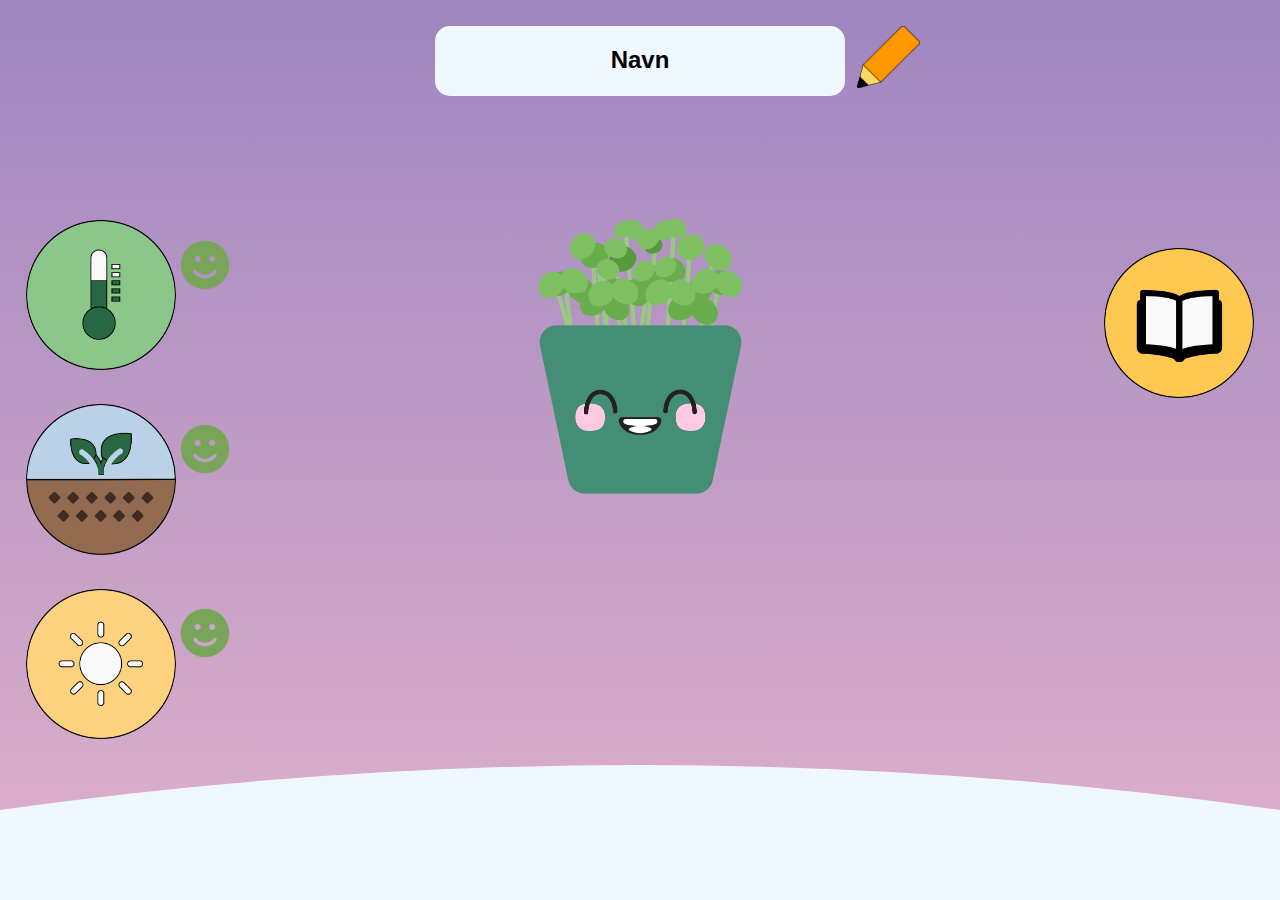
<file: TestWebApl/index.html>
<!DOCTYPE html>
<html lang="en">
<head>
    <meta charset="UTF-8">
    <meta name="viewport" content="width=device-width, initial-scale=1.0">
    <title>FrontPage</title>
    <link rel="stylesheet"  href="style.css">
    <script src="script.js" defer></script>
</head>
<body>
    <main>
        <div class="Offal">
            <div class="ToppStuff">
                <div><!--empty--></div>
                <div class="PlantNameType">
                    <div class="PlantName">
                        <h2 id="plantName">Navn</h2>
                        <input type="text" id="nameInput" class="hidden" placeholder="Enter plant name">
                    </div>               
                </div>
                <div><div class="EditPen"> 
                    <a href="javascript:void(0)">
                        <img class="pen" id="editPen" src="SVG/PNG_Icons/Pen_Icon.png" alt="Edit">
                    </a>
                </div> </div>
            </div>

            <div class="MiddleStuff">
                <div class="IconConditions">
                    <div class="IconTemp">
                        <a href="temp.html">
                            <img class="SVGiconsMain" id="temperatureIcon" src="SVG/PNG_Icons/Norm_TempIcon.png">

                        </a>
                        <img class="emoji" src="SVG/PNG_Icons/Happy.png">
                    </div>
                    <div class="IconHum">
                        <a href="hum.html">
                            <img class="SVGiconsMain" id="humIcon" src="SVG/PNG_Icons//Hum_NormIcon.png">
                        </a>
                        <img class="emoji" src="SVG/PNG_Icons/Happy.png">
                    </div>
                    <div class="IconSun">
                        <a href="sun.html">
                            <img class="SVGiconsMain" id="sunIcon"src="SVG/PNG_Icons/On_SunIcon.png">
                        </a>
                        <img class="emoji" src="SVG/PNG_Icons/Happy.png">
                    </div>
                </div>
                <div class="CenterPlant">
                    <img class="CenterPlantSVG" src="SVG/PNG_Icons/Happy_Plant.png">
                </div>
                <div class="InfoButtonBox">
                    <div class="InfoButton">
                        <a href="about.html"><img class="SVGiconsMain" src="SVG/PNG_Icons/Book_Icon.png"></a>
                    </div>
                </div>
            </div>
        </div>
    </main>
    <div class="wavy-line">
        <svg xmlns="http://www.w3.org/2000/svg" width="100%" height="100%" viewBox="0 0 100 20" preserveAspectRatio="none">
            <path class="path" d="M0 10 Q 50 0, 100 10 V 20 H 0 Z" fill="#f0f8ff"/>
        </svg>
    </div>
</body>
</html>
</file>
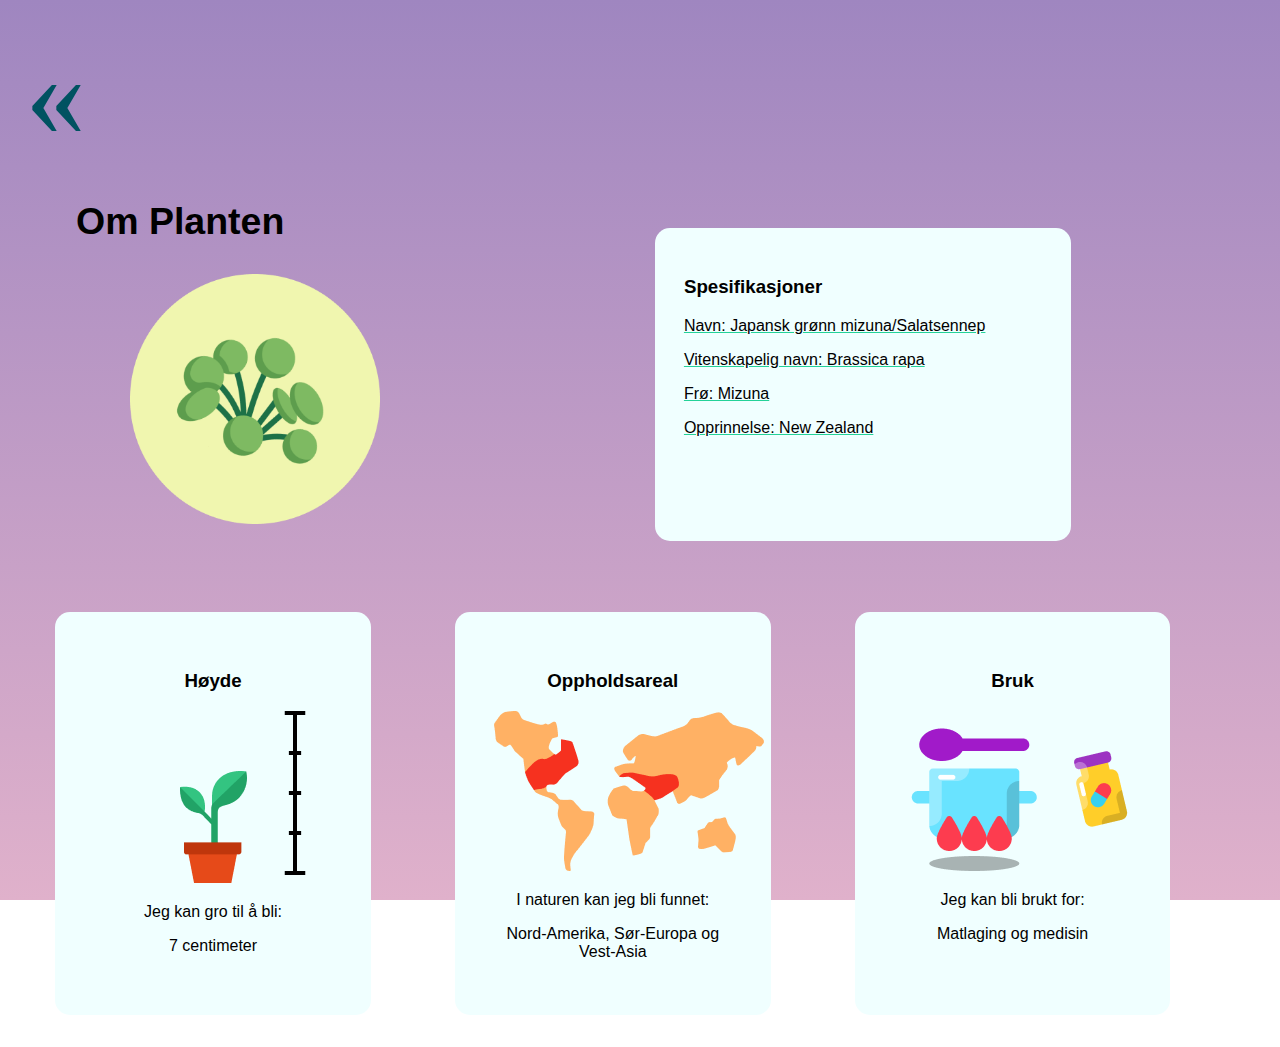
<file: TestWebApl/about.html>
<!DOCTYPE html>
<html lang="en">
<head>
    <meta charset="UTF-8">
    <meta name="viewport" content="width=device-width, initial-scale=1.0">
    <title>AboutPage</title>
    <link rel="stylesheet"  href="style.css">
    <script src="script.js" defer></script>
</head>
<body>
    <div class="BackGr">
        <div class="Offal">
            <header id="header">
                <div class="Back"><a href="index.html">«</a> </div>
        </header>
            <div class="aboutMain">
                <div class="PlantsSpfs">
                    <div class="Plants">
                        <h2>Om Planten</h2>
                        <div class="IconPlant"><img class="plantPicture" src="SVG/PNG_Icons/SalatSennep_Icon.png"></div>
                    </div>

                    <div class="InfoText">
                        <div class="InfoTextChanges">
                            <h3>Spesifikasjoner</h3>
                            <p>Navn: Japansk grønn mizuna/Salatsennep</p>
                            <p>Vitenskapelig navn: Brassica rapa</p>
                            <p>Frø: Mizuna</p>
                            <p>Opprinnelse: New Zealand</p>
                            <!--<p>Høstetid: 8-12 dager</p>-->
                        </div>
                    </div>
                </div>

                <div class="PlantFacts">
                    <div class="PlantHeight">
                        <h3>Høyde</h3>
                        <div class="PlantHeightPic">
                            <img class="SVGabout" id="SVGhyde" src="SVG/PNG_Icons/Hyde_Icon.png" >
                        </div>
                        <p>Jeg kan gro til å bli:</p>
                        <p>7 centimeter</p>
                    </div>
                    <div class="PlantLiArea">
                        <h3>Oppholdsareal</h3>
                        <div class="PlantLiAreaPic">
                            <img class="SVGabout" src="SVG/PNG_Icons/WorldMap_Icon.png">
                        </div>
                        <p>I naturen kan jeg bli funnet:</p>
                        <p>Nord-Amerika, Sør-Europa og Vest-Asia</p>
                    </div>
                    <div class="PlantUse">
                        <h3>Bruk</h3>
                        <div class="PlantUsePic">
                            <img  class="SVGabout" src="SVG/PNG_Icons/CookingMed_icon.png">
                        </div>
                        <p>Jeg kan bli brukt for:</p>
                        <p>Matlaging og medisin</p>
                    </div>
                </div>
            </div>
        </div>
    </div>
</body>
</html>
</file>
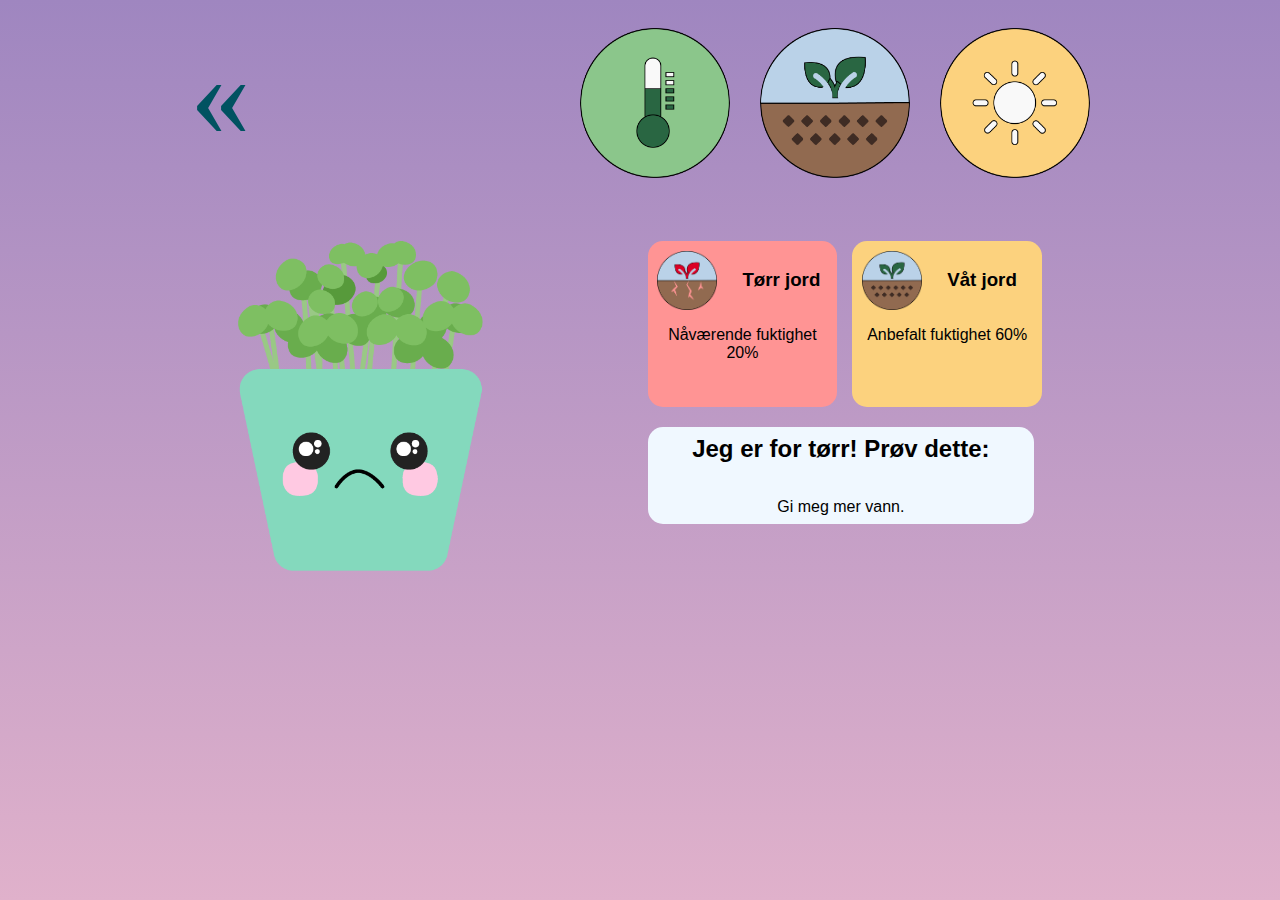
<file: TestWebApl/hum.html>
<!DOCTYPE html>
<html lang="en">
<head>
    <meta charset="UTF-8">
    <meta name="viewport" content="width=device-width, initial-scale=1.0">
    <title>Humidity</title>
    <link rel="stylesheet"  href="style.css">
    <script src="script.js" defer></script>
</head>
<body>
    <main>
        <div class="Offal">
            <div class="navigation">
                <div><!--empty--></div>
                <div> <div class="Back"><a href="index.html">«</a> </div></div>
                <div class="DiffIconConStyle">
                    <div class="IconConditions">
                        <div><!--empty--></div>
                        <div><!--empty--></div>
                        <div class="IconTemp">
                            <a href="temp.html"> <img class="SVGiconsMain" id="temperatureIcon" src="SVG/PNG_Icons/Norm_TempIcon.png"></a>
                        </div>
                        <div class="IconHum">
                            <a href="hum.html"> <img class="SVGiconsMain" id="humIcon" src="SVG/PNG_Icons//Hum_NormIcon.png"></a>
                        </div>
                        <div class="IconSun">
                            <a href="sun.html"><img class="SVGiconsMain" id="sunIcon"src="SVG/PNG_Icons/On_SunIcon.png"></a>
                        </div>
                    
                    </div>
                </div>
            </div>
            <div class="MiddlePlacement">
                <div><!--empty--></div>
                <div class="LeftPlant">
                    <img class="LeftPlantSVG" src="SVG/PNG_Icons/Sad_Plant.png">
                </div>
                <div class="TempOuterBox">
                    <div class="TempsCurRec">
                        <div class="CurrentTemp">
                            <div class="StatsStyle">
                                <img class="CurRecHum" src="SVG/PNG_Icons/Hum_DryIcon.png">
                                <h3>Tørr jord</h3>
                            </div>
                            <p>Nåværende fuktighet 20%</p>
                        </div>
                        <div class="RecomendedTemp">
                            <div class="StatsStyle">
                                <img class="CurRecHum" src="SVG/PNG_Icons/Hum_NormIcon.png">
                                <h3>Våt jord</h3>
                            </div>
                            <p>Anbefalt fuktighet 60%</p>
                        </div>
                    </div>
                    <div class="Suggestions">
                        <h2>Jeg er for tørr! Prøv dette:</h2>
                        <p>Gi meg mer vann.</p>
                    </div>
                </div>
                <div><!--empty--></div>
            </div>
        </div>
    </main>
</body>
</html>
</file>
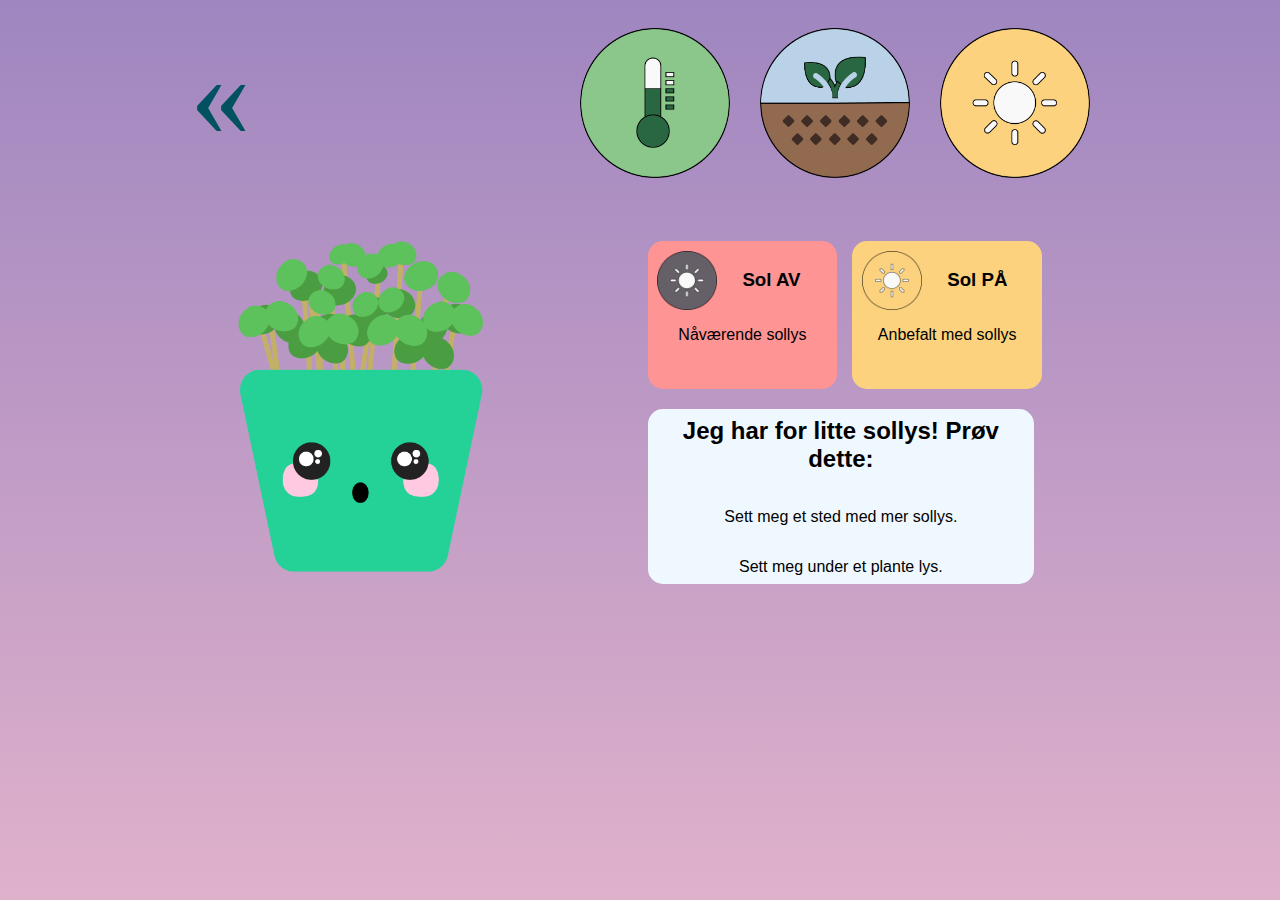
<file: TestWebApl/sun.html>
<!DOCTYPE html>
<html lang="en">
<head>
    <meta charset="UTF-8">
    <meta name="viewport" content="width=device-width, initial-scale=1.0">
    <title>Light</title>
    <link rel="stylesheet"  href="style.css">
    <script src="script.js" defer></script>
</head>
<body>
    <main>
        <div class="Offal">
            <div class="navigation">
                <div><!--empty--></div>
                <div> <div class="Back"><a href="index.html">«</a> </div></div>
                <div class="DiffIconConStyle">
                    <div class="IconConditions">
                        <div><!--empty--></div>
                        <div><!--empty--></div>
                        <div class="IconTemp">
                            <a href="temp.html"> <img class="SVGiconsMain" id="temperatureIcon" src="SVG/PNG_Icons/Norm_TempIcon.png"></a>
                        </div>
                        <div class="IconHum">
                            <a href="hum.html"> <img class="SVGiconsMain" id="humIcon" src="SVG/PNG_Icons//Hum_NormIcon.png"></a>
                        </div>
                        <div class="IconSun">
                            <a href="sun.html"><img class="SVGiconsMain" id="sunIcon"src="SVG/PNG_Icons/On_SunIcon.png"></a>
                        </div>
                    
                    </div>
                </div>
            </div>
            <div class="MiddlePlacement">
                <div><!--empty--></div>
                <div class="LeftPlant">
                    <img class="LeftPlantSVG" src="SVG/PNG_Icons/Green_Plant.png">
                </div>
                <div class="TempOuterBox">
                    <div class="TempsCurRec">
                        <div class="CurrentTemp">
                            <div class="StatsStyle">
                                <img class="CurRecHum" src="SVG/PNG_Icons/Off_SunIcon.png">
                                <h3>Sol AV</h3>
                            </div>
                            <p>Nåværende sollys</p>
                        </div>
                        <div class="RecomendedTemp">
                            <div class="StatsStyle">
                                <img class="CurRecHum" src="SVG/PNG_Icons/On_SunIcon.png">
                                <h3>Sol PÅ</h3>
                            </div>
                            <p>Anbefalt med sollys</p>
                        </div>
                    </div>
                    <div class="Suggestions">
                        <h2>Jeg har for litte sollys! Prøv dette:</h2>
                        <p>Sett meg et sted med mer sollys.</p>
                        <P>Sett meg under et plante lys.</P>
                    </div>
                </div>
                <div><!--empty--></div>
            </div>
        </div>
    </main>
    
</body>
</html>
</file>
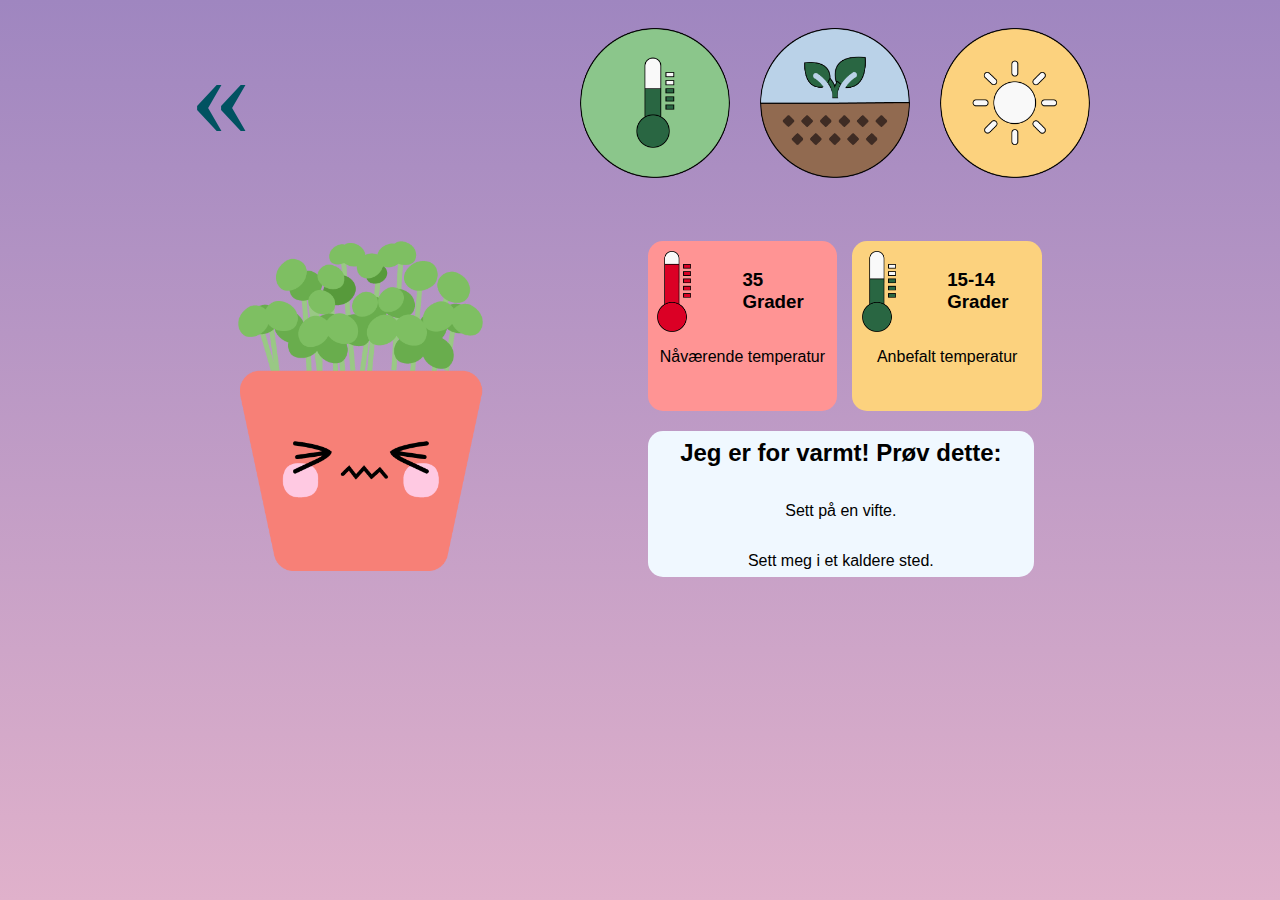
<file: TestWebApl/temp.html>
<!DOCTYPE html>
<html lang="en">
<head>
    <meta charset="UTF-8">
    <meta name="viewport" content="width=device-width, initial-scale=1.0">
    <title>Temperature</title>
    <link rel="stylesheet"  href="style.css">
    <script src="script.js" defer></script>
</head>
<body>
    <main>
        <div class="Offal">
            <div class="navigation">
                <div><!--empty--></div>
                <div> <div class="Back"><a href="index.html">«</a> </div></div>
                <div class="DiffIconConStyle">
                    <div class="IconConditions">
                        <div><!--empty--></div>
                        <div><!--empty--></div>
                        <div class="IconTemp">
                            <a href="temp.html"> <img class="SVGiconsMain" id="temperatureIcon" src="SVG/PNG_Icons/Norm_TempIcon.png"></a>
                        </div>
                        <div class="IconHum">
                            <a href="hum.html"> <img class="SVGiconsMain" id="humIcon" src="SVG/PNG_Icons//Hum_NormIcon.png"></a>
                        </div>
                        <div class="IconSun">
                            <a href="sun.html"><img class="SVGiconsMain" id="sunIcon"src="SVG/PNG_Icons/On_SunIcon.png"></a>
                        </div>
                    
                    </div>
                </div>
            </div>
            <div class="MiddlePlacement">
                <div><!--empty--></div>
                <div class="LeftPlant">
                    <img class="LeftPlantSVG" src="SVG/PNG_Icons/Red_Plant.png">
                </div>
                <div class="TempOuterBox">
                    <div class="TempsCurRec">
                        <div class="CurrentTemp">
                            <div class="StatsStyle">
                                <img class="CurRecRed" src="SVG/PNG_Icons/Hot_TempIcon_NoBack.png">
                                <h3>35 Grader</h3>
                            </div>
                            <p>Nåværende temperatur</p>
                        </div>
                        <div class="RecomendedTemp">
                            <div class="StatsStyle">
                                <img class="CurRecGreen" src="SVG/PNG_Icons/Norm_TempIcon_NoBack.png">
                                <h3>15-14 Grader</h3>
                            </div>
                            <p>Anbefalt temperatur</p>
                        </div>
                    </div>
                    <div class="Suggestions">
                        <h2>Jeg er for varmt! Prøv dette:</h2>
                        <p>Sett på en vifte.</p>
                        <p>Sett meg i et kaldere sted.</p>
                    </div>
                </div>
                <div><!--empty--></div>
            </div>
        </div>
    </main>
</body>
</html>
</file>
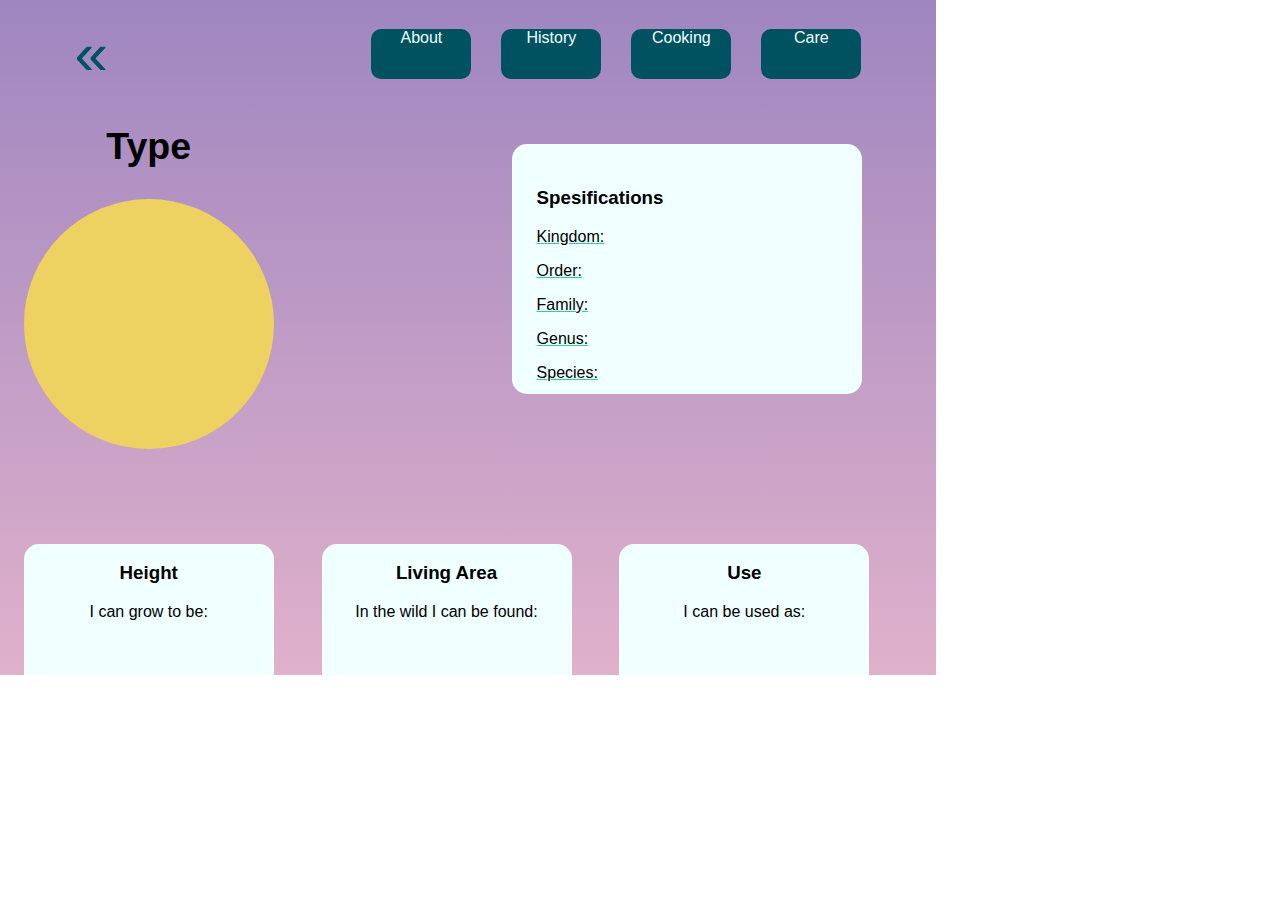
<file: IDG3006_Team7/TestWebApl/about.html>
<!DOCTYPE html>
<html lang="en">
<head>
    <meta charset="UTF-8">
    <meta name="viewport" content="width=device-width, initial-scale=1.0">
    <title>AboutPage</title>
    <link rel="stylesheet"  href="style.css">
</head>
<body>
    <div class="BackGr">
        <div class="Offal">
            <header id="header">
                <nav>
                    <div class="Back"><a href="index.html">«</a> </div>
                    <div class="About"><a href="">About</a></div>
                    <div class="History"><a href="">History</a></div>
                    <div class="Cooking"><a href="">Cooking</a></div>
                    <div class="Care"><a href="">Care</a></div>
                </nav>
            </header>

            <div class="PlantsSpfs">
                <div class="Plants">
                    <h2>Type</h2>
                    <div class="IconPlant"></div>
                </div>

                <div class="InfoText">
                    <div class="InfoTextChanges">
                        <h3>Spesifications</h3>
                        <p>Kingdom: </p>
                        <p>Order: </p>
                        <p>Family: </p>
                        <p>Genus: </p>
                        <p>Species: </p>
                    </div>
                </div>
            </div>

            <div class="PlantFacts">
                <div class="PlantHeight">
                    <h3>Height</h3>
                    <div class="PlantHeightPic"></div>
                    <p>I can grow to be:</p>
                </div>
                <div class="PlantLiArea">
                    <h3>Living Area</h3>
                    <div class="PlantLiAreaPic"></div>
                    <p>In the wild I can be found:</p>
                </div>
                <div class="PlantUse">
                    <h3>Use</h3>
                    <div class="PlantUsePic"></div>
                    <p>I can be used as:</p>
                </div>
            </div>

        </div>
    </div>
</body>
</html>
</file>
<file: TestWebApl/style.css>
:root{
    --ButtonCol: #005261;
    --HovActCol: #038096;
}
body{
    margin: 0; 
    height: 100vh; /* Full screen height */
    width: 100vw; /* Full screen width */
    background-image: linear-gradient(#9f86c0, #e0b1cb);
    background-size: cover; /* Ensures background covers entire viewport */
    background-repeat: no-repeat; /* Prevents tiling */
    background-attachment: fixed; /* Keeps background fixed when scrolling */
    display: flex; /* Flexbox to center content */
    flex-direction: column; /* Ensure vertical stacking of content */
    justify-content: space-between; 
}
main{
    margin: 0; 
    height: 100vh; /* Full screen height */
    width: 100vw;
    overflow: hidden;
}
/*
.SVGabout{
    margin-left:20%;
}
*/
#SVGhyde{
    margin-left:35%;
}
/* Innmat, clumzy code ik, men ellers var alt clused til toppen*/
/*i laugh at offal*/ 
.Offal{
    margin: 2%;
}

h1, h2, h3, p{
    font-family: Arial, Helvetica, sans-serif;
}

h1, h2, h3{
    font-weight: bolder;
}

.wavy-line {
    position: absolute;
    bottom: 0; /* Stick to the bottom */
    width: 100%; /* Stretch across the width of the viewport */
}
.wavy-line svg {
    display: block;
}

.hidden {
    width: 100%; /* Full width of viewport */
    height: auto; /* Maintain aspect ratio of the SVG */
    position: relative;
    bottom: 0; /* Stick to the bottom of the page */
    z-index: 10; /* Stretch across the width of the viewport */
  }
.wavy-line svg {
    display: block;
    width: 100%; /* Stretch the SVG to match viewport width */
    height: 20vh; /* Adjust height proportionally */
    display: block;
  }
  .hidden {
    display: none;
}

/* Optional styling for the input field */
#nameInput {
    width: 100%;
    font-size: 1.2rem;
    text-align: center;
    border: 1px solid #ccc;
    border-radius: 5px;
    padding: 5px;
}

/* called the top with names and edit button for Top stuff cause it's not a nav bar, no creativety ik*/
.ToppStuff{
    display: grid;
    grid-template-columns: 1fr 1fr 1fr;
    margin-bottom: 10%;;
}
.PlantNameType{
    width: 100%;
    height: 100%;
    border-radius: 15px;
    background-color: aliceblue;
}

.PlantNameType h2, p{
    text-align: center;
}

.PlantName{
    padding-left: 20%;
    padding-right: 20%;
    height: 100%;
}
.EditPen{
    margin-left: 2%;
    padding-left: 1%;
    height: 100%;
}

.EditPen a:link, a:visited {
    display: inline-block;
    height: 70px;
    width: 70px;
}

.EditPen a:hover, a:active {
    transform: scale(1.5);
    transition: transform .2s;
}

.PlussIcon a:link, a:visited {
    display: inline-block;
    height: 55px;
    width: 55px;
}

.PlussIcon a:hover, a:active {
    transform: scale(1.2);
    transition: transform .2s;
}

/* Just commneted out the switching between planst, you can remove if you dont want em after all
.Plant1, .Plant2, .Plant3, .Plant4{
    height: 55px;
    width: 55px;
    background-color: var(--ButtonCol);
    border-radius: 50%;
    display: inline-block;
    color: aliceblue;
    transition: transform .2s;
}

.Plant1:hover, .Plant2:hover, .Plant3:hover, .Plant4:hover{
    background-color: var(--HovActCol);
    transform: scale(1.2);
}

.Plant1:active, .Plant2:active, .Plant3:active, .Plant4:active{
    background-color: var(--HovActCol);
}
*/
.pen{
    width: 90%;
}

.MiddleStuff{
    display: grid;
    grid-template-columns: 1fr 1fr 1fr;
}


.CenterPlantSVG{
    width: 50%;
    margin-left: 25%;
}

/* Button basics here, u can remove the color and add in your icon svgs instead*/
.SVGicons{
    width:150px;
    height: 100%;
    border-radius: 50%;
    object-fit: contain;
}
.SVGiconsMain{
    width:150px;
    height: 100%;
    border-radius: 50%;
    object-fit: contain;
}

.IconConditions, .InfoButtonBox{
    display: grid;
    gap: 30px;
}
.InfoButtonBox{
    justify-content: end; /* Aligns all buttons to the right */
}

/* I don't know if this works for Ipad, you can mess around or I can fix it later*/
.IconConditions .SVGiconsMain:link, .SVGiconsMain:visited {
    display: inline-block;
    height: 70px;
    width: 70px;
    border-radius: 50%;
}

.IconConditions .SVGiconsMain:hover, .SVGiconsMain:active {
    transform: scale(1.2);
    transition: transform .2s;
}
.InfoButtonBox .SVGiconsMain:hover, .SVGiconsMain:active {
    transform: scale(1.2);
    transition: transform .2s;
}
.InfobuttonBox .SVGiconsMain:link, .SVGiconsMain:visited {
    display: inline-block;
    height: 70px;
    width: 70px;
    border-radius: 50%;
}

.InfoButton{
    display: inline-block;
}
.emoji{
    margin-top: 30%;
}

.IconTemp, .IconHum, .IconSun, .InfoButton{
    height: 40%;
    width: 50%;
    border-radius: 50%;
}
.IconTemp, .IconHum, .IconSun{
    display: grid;
    grid-template-columns: 1fr 1fr;
}
.DiffPlants p{
    text-align: center;
}

/*About page stuff */

nav{
    display: flex;
    align-items: center;
    justify-content: center;
    gap: 30px;
}

nav a{
    color: azure;
    font-family: Arial, Helvetica, sans-serif;
    text-decoration: none;
}

.Back{
    font-size: 60px;
    margin-right: 26%;
}

.Back a{
    color: var(--ButtonCol);
    text-decoration: none;
    font-size: 2em;
}

.Back a:hover{
    color: var(--HovActCol);
}
.Backspace{
    font-size: 60px;
    margin-left: 10%;
}

.Backspace a{
    color: var(--ButtonCol);
}

.Backspace a:hover{
    color: var(--HovActCol);
}

.About, .History, .Cooking, .Care{
    width: 100px;
    height: 50px;
    border-radius: 10px;
    background-color: var(--ButtonCol);
    text-align: center;
}

.About:hover, .History:hover, .Cooking:hover, .Care:hover{
    background-color: var(--HovActCol);
}

.About:active, .History:active, .Cooking:active, .Care:active{
    background-color: var(--HovActCol);
}

.Plants {
    width: 250px;
    height: 250px;
    text-align: center;
    font-weight: bolder;
    font-size: 25px;
}

.PlantsSpfs{
    display: grid;
    grid-template-columns: 1fr 1fr;
    grid-gap: 5px;
    padding: 5px;
}



.InfoText{
    width: 70%;
    height: 100%;
    background-color: azure;
    border-radius: 15px;
    margin-top: 10%;
}

.InfoTextChanges{
    padding: 7%;
    overflow:hidden;
}

.InfoText p{
    text-decoration: underline;
    text-decoration-color: #24d298;
    text-align: start;
}

.PlantFacts{
    margin-top: 10%;
    display: grid;
    grid-template-columns: 1fr 1fr 1fr;
    grid-gap: 5px;
    padding: 5px;
}

.PlantFacts h3{
    text-align: center;
}

.PlantHeight, .PlantLiArea, .PlantUse{
    width: 60%;
    height: 80%;
    border-radius: 15px;
    padding: 10%;
    background-color: azure;
}


/* CSS for temp, sun and hum html*/

.DiffIconConStyle > .IconConditions{
    display: grid;
    grid-template-columns: 1fr 1fr 1fr 1fr 1fr;
}

.CurRecRed{
    height:100%;
    width: 40%;
}
.CurRecGreen{
    height:100%;
    width: 40%;
}
.CurRecHum{
    width: 70%;
}

.TempsCurRec{
    display: grid;
    grid-template-columns: 1fr 1fr;
    grid-gap: 15px;
}
.MiddlePlacement{
    display: grid;
    grid-template-columns: 1fr 2fr 2fr 1fr;
    grid-gap: 15px;
}

.CurrentTemp, .RecomendedTemp{
    width: 90%;
    height: 100%;
    border-radius: 15px;
    padding:5%;
}
.Suggestions{
    width: 98%;
    margin-top: 10%;
    border-radius: 15px;
    background-color: aliceblue; 
}

.CurrentTemp{ 
    background-color: #ff9494;
}
.RecomendedTemp{ 
    background-color: #fcd27e; 
}
.Suggestions *{ 
    padding:2%;
    text-align: center;
}

.aboutMain{
    margin-left: 2%;
}
.StatsStyle{
    display: grid;
    grid-template-columns: 1fr 1fr;
    gap: 0;
}
.navigation{
    margin-bottom: 5%;;
    display: grid;
    grid-template-columns: 1fr 2fr 2fr 1fr;
}
.LeftPlantSVG{
    height: 60%;

}
.plantPicture{
    height: 100%;
    width: 100%;
    margin-left:30%;

}
@media only screen and (max-width: 1024px)  {
    .SVGiconsMain{
        transform:scale(0.5);
    }
    .MiddlePlacement{
        display: grid;
        grid-template-columns: 1fr 3fr 4fr 1fr;
        grid-gap: 15px;
    }
    .IconConditions .SVGiconsMain:hover, .SVGiconsMain:active {
        transform: scale(0.7);
        transition: transform .2s;
    }
    .InfoButtonBox .SVGiconsMain:hover, .SVGiconsMain:active {
        transform: scale(0.7);
        transition: transform .2s;
    }
    .IconConditions, .InfoButtonBox{
        display: grid;

    }
    .CenterPlantSVG{
        width: 70%;
        margin-top: 25%;
    }
    .ToppStuff{
        margin-bottom: 0;
    }
    .emoji{
        transform: scale(0.8);
        margin-top: 80%;
    }
    .SVGabout{
        transform:scale(0.5);
        margin-left: -20%;
    }
    #SVGhyde{
        transform:scale(0.5);
        margin-left: 5%;
    }
    
}
</file>
<file: IDG3006_Team7/TestWebApl/style.css>
:root{
    --ButtonCol: #005261;
    --HovActCol: #038096;
}

body{
    margin: 0;
}

.Offal{
    margin: 2%;
}
h1, h2, h3, p{
    font-family: Arial, Helvetica, sans-serif;
}

h1, h2, h3{
    font-weight: bolder;
}

.BackGr{
    height: 178.5mm;
    width: 247.6mm;
    background-image: linear-gradient(#9f86c0, #e0b1cb);
    overflow-x: hidden;
    overflow-y: auto;
}

.CenterPlant{
    width: 100px;
    height: 100px;
    background-color: aquamarine;
    place-self: center;
}

.ToppStuff{
    display: flex;
    align-items: center;
    justify-content: center;
    gap: 30px;
    
}

.DiffPlants{
    display:grid;
    grid-template-columns: 45px 45px;
    grid-row: auto auto;
    grid-column-gap: 15px;
    grid-row-gap: 15px;
}

.PlantNameType{
    width: 250px;
    height: 100px;
    background-color: aliceblue;
    border-radius: 15px;
}

.PlantNameType h2, p{
    text-align: center;
}

.PlantName p{
    font-weight: bold;
    font-size: 20px;
}

.EditPen a:link, a:visited {
    display: inline-block;
    height: 70px;
    width: 70px;
}

.EditPen a:hover, a:active {
    transform: scale(1.5);
    transition: transform .2s;
}

.PlussIcon a:link, a:visited {
    display: inline-block;
    height: 55px;
    width: 55px;
}

.PlussIcon a:hover, a:active {
    transform: scale(1.2);
    transition: transform .2s;
}

.Plant1, .Plant2, .Plant3, .Plant4{
    height: 55px;
    width: 55px;
    background-color: var(--ButtonCol);
    border-radius: 50%;
    display: inline-block;
    color: aliceblue;
    transition: transform .2s;
}

.Plant1:hover, .Plant2:hover, .Plant3:hover, .Plant4:hover{
    background-color: var(--HovActCol);
    transform: scale(1.2);
}

.Plant1:active, .Plant2:active, .Plant3:active, .Plant4:active{
    background-color: var(--HovActCol);
}

.SVGicons{
    width: 120%;
}

.IconConditions{
    display: grid;
    gap: 15px;
}

.IconConditions a:link, a:visited {
    display: inline-block;
    height: 70px;
    width: 70px;
    border-radius: 50%;
}

.IconConditions a:hover, a:active {
    transform: scale(1.2);
    transition: transform .2s;
}

.IconTemp, .IconHum, .IconSun{
    height: 70px;
    width: 70px;
    border-radius: 50%;
    display: inline-block;
}

.InfoButtonBox{
    place-self: end;
    transition: transform .2s;
}

.InfoButton a:link, a:visited {
    display: inline-block;
    height: 70px;
    width: 70px;
    border-radius: 50%;
    display: inline-block;
}

.InfoButton a:hover, a:active{
    transform: scale(1.2);
    transition: transform .2s;
}

.DiffPlants p{
    text-align: center;
}

/*About page stuff */

nav{
    display: flex;
    align-items: center;
    justify-content: center;
    gap: 30px;
}

nav a{
    color: azure;
    font-family: Arial, Helvetica, sans-serif;
    text-decoration: none;
}

.Back{
    font-size: 60px;
    margin-right: 26%;
}

.Back a{
    color: var(--ButtonCol);
}

.Back a:hover{
    color: var(--HovActCol);
}

.About, .History, .Cooking, .Care{
    width: 100px;
    height: 50px;
    border-radius: 10px;
    background-color: var(--ButtonCol);
    text-align: center;
}

.About:hover, .History:hover, .Cooking:hover, .Care:hover{
    background-color: var(--HovActCol);
}

.About:active, .History:active, .Cooking:active, .Care:active{
    background-color: var(--HovActCol);
}

.Plants {
    width: 250px;
    height: 250px;
    text-align: center;
    font-weight: bolder;
    font-size: 25px;
}

.PlantsSpfs{
    display: grid;
    grid-template-columns: 1fr 1fr;
    grid-gap: 5px;
    padding: 5px;
}

.IconPlant{
    width: 250px;
    height: 250px;
    border-radius: 50%;
    background-color: #edd161;
}

.InfoText{
    width: 350px;
    height: 250px;
    background-color: azure;
    border-radius: 15px;
    margin: 50px;
}

.InfoTextChanges{
    padding: 7%;
}

.InfoText p{
    text-decoration: underline;
    text-decoration-color: #24d298;
    text-align: start;
}

.PlantFacts{
    margin-top: 10%;
    display: grid;
    grid-template-columns: 1fr 1fr 1fr;
    grid-gap: 5px;
    padding: 5px;
}

.PlantFacts h3{
    text-align: center;
}

.PlantHeight, .PlantLiArea, .PlantUse{
    width: 250px;
    height: 300px;
    border-radius: 15px;
    background-color: azure;
}
</file>
